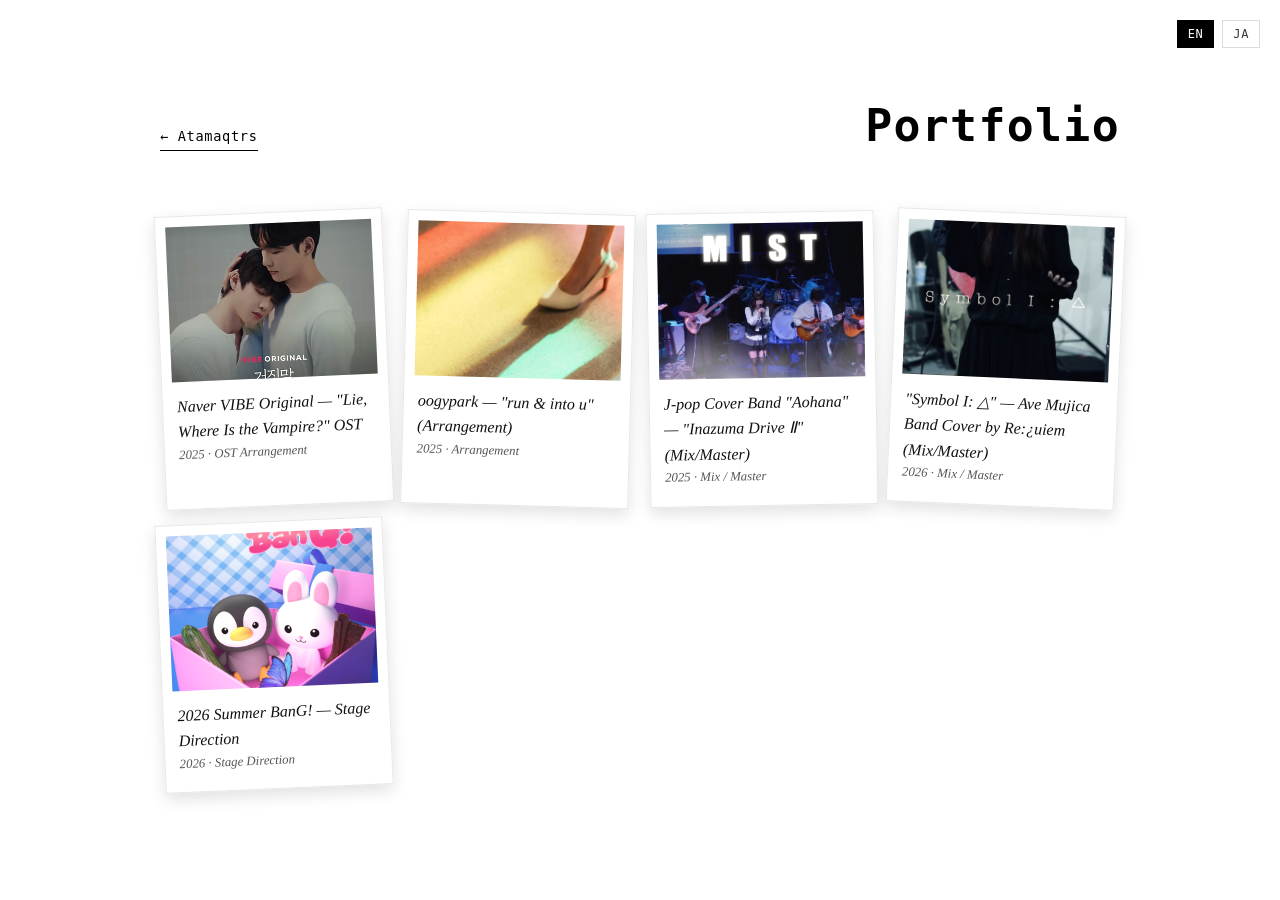
<file: portfolio.html>
<!DOCTYPE html>
<html lang="en">
<head>
<meta charset="UTF-8" />
<meta name="viewport" content="width=device-width, initial-scale=1.0" />
<title>Portfolio — Atamaqtrs</title>
<meta http-equiv="Content-Security-Policy" content="default-src 'self'; script-src 'self'; style-src 'self' 'unsafe-inline' https://fonts.googleapis.com https://fonts.cdnfonts.com; font-src 'self' data: https://fonts.gstatic.com https://fonts.cdnfonts.com; img-src 'self' data:; connect-src 'self'; object-src 'none'; base-uri 'self'; form-action 'self'" />
<meta name="referrer" content="strict-origin-when-cross-origin" />
<meta name="description" content="Atamaqtrs — full portfolio" />
<link rel="preconnect" href="https://fonts.googleapis.com">
<link rel="preconnect" href="https://fonts.gstatic.com" crossorigin>
<link href="https://fonts.googleapis.com/css2?family=Cormorant+Garamond:ital,wght@0,400;0,500;0,600;1,400;1,500&display=swap" rel="stylesheet">
<link href="https://fonts.cdnfonts.com/css/vcr-osd-mono" rel="stylesheet">
<link rel="stylesheet" href="css/style.css?v=35" />
<style>
  /* This page isn't part of the one-page scroller, so it needs a normal
     document-flow layout instead of the .panel/#scroll-container system. */
  body { padding: 90px clamp(20px, 6vw, 96px) 100px; }
  .gallery-wrap { max-width: 960px; margin: 0 auto; }
  .gallery-header {
    display: flex;
    align-items: baseline;
    justify-content: space-between;
    flex-wrap: wrap;
    gap: 12px;
    margin-bottom: 32px;
  }
  .gallery-back {
    font-family: var(--font-display);
    font-size: 0.85rem;
    letter-spacing: 0.05em;
    text-decoration: none;
    color: var(--fg);
    border-bottom: 1px solid var(--fg);
    padding-bottom: 2px;
  }
  .gallery-back:hover { opacity: 0.75; }
</style>
</head>
<body>

<div id="lang-switch" aria-label="Language switch">
  <button type="button" data-lang-btn="en">EN</button>
  <button type="button" data-lang-btn="ja">JA</button>
</div>

<div class="gallery-wrap">
  <div class="gallery-header">
    <a class="gallery-back" href="index.html#portfolio" data-i18n="portfolio.gallery.back">← Atamaqtrs</a>
    <h2 data-i18n="portfolio.heading">Portfolio</h2>
  </div>

  <div id="portfolio">
    <div id="portfolio-grid" class="portfolio-grid"></div>

    <!-- Detail overlay: shown when URL hash is #/portfolio/<id> -->
    <div id="portfolio-detail" class="portfolio-detail" hidden>
      <button type="button" class="portfolio-back" data-i18n="portfolio.back">← Back to list</button>
      <div class="portfolio-detail-content"></div>
      <h3 class="portfolio-other-heading" data-i18n="portfolio.other">More work</h3>
      <div id="portfolio-other-grid" class="portfolio-grid portfolio-grid--small"></div>
    </div>
  </div>
</div>

<script src="js/i18n.js?v=13"></script>
<script src="js/portfolio.js?v=15"></script>
</body>
</html>
</file>
<file: css/style.css>
/* ===== Reset & base ===== */
* { box-sizing: border-box; }
html, body { margin: 0; padding: 0; }

:root {
  --bg: #ffffff;
  --fg: #000000;
  --fg-dim: #3a3a3a;
  --accent: #000000;
  --line: #dcdcdc;
  --panel-pad: clamp(24px, 6vw, 96px);
  --font-display: "VCR OSD Mono", monospace;
  --font-body: "Cormorant Garamond", serif;
}

body {
  background: var(--bg);
  color: var(--fg);
  font-family: var(--font-body);
  font-size: 1.15rem;
  line-height: 1.6;
}

/* Dark theme: main.js adds body.theme-dark while the Portfolio section (the
   server room) is on screen, and removes it when the visitor scrolls away. */
body.theme-dark {
  --bg: #04060a;
  --fg: #e6edf5;
  --fg-dim: #9aa7b6;
  --accent: #e6edf5;
  --line: #1a2230;
}
body, .panel, h1, h2, h3, a, #lang-switch button, #dot-nav a {
  transition: background-color 0.6s ease, color 0.6s ease, border-color 0.6s ease;
}

h1, h2, h3 { font-family: var(--font-display); letter-spacing: 0.03em; margin: 0 0 0.4em; color: var(--fg); }
h2 { font-size: clamp(1.8rem, 4.5vw, 2.8rem); }
h3 { font-size: clamp(1.1rem, 2.6vw, 1.5rem); color: var(--fg-dim); }
a { color: var(--fg); text-decoration-color: var(--fg); }

/* ===== Scroll container ===== */
#scroll-container {
  height: 100vh;
  height: 100dvh; /* phones: 100vh includes the hidden address bar area */
  overflow-y: scroll;
  scroll-snap-type: y mandatory;
  scroll-behavior: smooth;
}
@media (prefers-reduced-motion: reduce) {
  #scroll-container { scroll-behavior: auto; }
}
/* Portfolio detail content can be taller than one viewport (multiple images +
   description); mandatory snap fights free scrolling through it, so it's
   turned off while a detail view is open (see js/portfolio.js). */
#scroll-container.no-snap {
  scroll-snap-type: none;
}

.panel {
  min-height: 100vh;
  min-height: 100dvh;
  width: 100%;
  scroll-snap-align: start;
  display: flex;
  flex-direction: column;
  justify-content: center;
  align-items: center;
  padding: var(--panel-pad);
  border-bottom: 1px solid var(--line);
}

.panel-inner {
  max-width: 720px;
  width: 100%;
}

/* ===== Language switch ===== */
#lang-switch {
  position: fixed;
  top: 20px;
  right: 20px;
  z-index: 50;
  display: flex;
  gap: 8px;
}
#lang-switch button {
  background: transparent;
  border: 1px solid var(--line);
  color: var(--fg-dim);
  font-family: var(--font-display);
  font-size: 0.75rem;
  padding: 6px 10px;
  cursor: pointer;
  letter-spacing: 0.05em;
}
#lang-switch button.active,
#lang-switch button:hover {
  color: var(--bg);
  background: var(--accent);
  border-color: var(--accent);
}

/* ===== Dot nav ===== */
#dot-nav {
  position: fixed;
  right: 24px;
  top: 50%;
  transform: translateY(-50%);
  z-index: 50;
  display: flex;
  flex-direction: column;
  gap: 14px;
}
#dot-nav a {
  width: 8px;
  height: 8px;
  border-radius: 50%;
  background: var(--line);
  display: block;
}
#dot-nav a.active { background: var(--accent); }

@media (max-width: 640px) {
  #dot-nav { display: none; }
}

/* ===== Hero ===== */
/* Extra top clearance so the title never collides with the fixed lang-switch
   buttons in the corner, even on short viewports. */
#hero { gap: 32px; padding-top: calc(var(--panel-pad) + 56px); }
.hero-inner { display: flex; flex-direction: column; align-items: center; gap: 24px; }

/* Plaster bust (small) stacked directly above the wordmark logo. */
.brand-mark {
  display: flex;
  flex-direction: column;
  align-items: center;
  gap: 8px;
}
.brand-plaster {
  width: 64px;
  height: auto;
  object-fit: contain;
}

/* ===== Easter egg: the plaster bust ===== */
.plaster-btn {
  position: relative;
  display: block;
  padding: 0;
  margin: 0;
  background: none;
  border: none;
  cursor: pointer;
  -webkit-tap-highlight-color: transparent;
}
.plaster-btn:focus-visible { outline: 2px dashed var(--fg); outline-offset: 4px; }
.plaster-btn .brand-plaster { display: block; transform-origin: 50% 90%; }
.plaster-btn.angry .brand-plaster {
  /* white plaster flushes red; shakes in jerky 2-step motion */
  filter: sepia(1) saturate(9) hue-rotate(-46deg) brightness(0.95);
  animation: bust-shake 0.18s steps(2) infinite;
}
@keyframes bust-shake {
  0%   { transform: translate(-2px, 0) rotate(-5deg) scale(1.1); }
  100% { transform: translate(2px, -1px) rotate(5deg) scale(1.1); }
}

/* Pixel anger vein (the manga 💢): four little corner brackets, 3px "pixels". */
.anger-mark {
  position: absolute;
  top: -4px;
  left: -10px;
  width: 3px;
  height: 3px;
  background: #e32424;
  box-shadow:
    3px 0 #e32424, 0 3px #e32424,
    12px 0 #e32424, 15px 0 #e32424, 15px 3px #e32424,
    0 12px #e32424, 0 15px #e32424, 3px 15px #e32424,
    15px 12px #e32424, 12px 15px #e32424, 15px 15px #e32424;
  opacity: 0;
  pointer-events: none;
}
.plaster-btn.angry .anger-mark { opacity: 1; animation: anger-blink 0.3s steps(1) infinite; }
@keyframes anger-blink { 50% { opacity: 0.25; } }

/* Rage (4+ clicks): deeper red, two more veins, harder shake, steam puffs. */
.plaster-btn .anger-mark.extra,
.plaster-btn.angry .anger-mark.extra { opacity: 0; animation: none; } /* only the first vein until rage */
.extra-a { top: -16px; left: 24px; }
.extra-b { top: 26px; left: -18px; }
.plaster-btn.rage .anger-mark.extra { opacity: 1; animation: anger-blink 0.22s steps(1) infinite; }
.plaster-btn.rage .brand-plaster {
  filter: sepia(1) saturate(16) hue-rotate(-50deg) brightness(0.78) contrast(1.35) drop-shadow(0 0 5px #ff2a2a);
  animation: bust-rage 0.1s steps(2) infinite;
}
@keyframes bust-rage {
  0%   { transform: translateX(-6px) rotate(-9deg) scale(1.2); }
  100% { transform: translateX(6px)  rotate(9deg)  scale(1.2); }
}
.plaster-btn.rage .pixel-bubble { color: #c40000; }
.plaster-btn.rage .pixel-bubble { max-width: min(150px, calc(50vw - 56px)); }
/* square "pixel" steam puffs fired off the head (spawned by main.js) */
.puff {
  position: absolute;
  top: 6px;
  width: var(--s);
  height: var(--s);
  background: #fff;
  box-shadow: 0 0 0 2px #000;
  pointer-events: none;
  z-index: 4;
  animation: puff-fly 0.8s steps(8) forwards;
}
@keyframes puff-fly {
  0%   { transform: translate(0, 0) scale(0.6); opacity: 1; }
  100% { transform: translate(var(--dx), var(--dy)) scale(1.7); opacity: 0; }
}

/* Pixel speech bubble: a plain rectangle whose four edge-shadows leave notched
   corners (the classic 8-bit dialogue box), plus a stair-stepped tail. */
.pixel-bubble {
  position: absolute;
  left: calc(100% + 16px);
  top: -2px;
  width: max-content;
  max-width: min(132px, calc(50vw - 56px));
  padding: 8px 10px;
  background: #fff;
  color: #000;
  font-family: var(--font-display);
  font-size: 0.8rem;
  line-height: 1.3;
  text-align: left;
  letter-spacing: 0;
  box-shadow: 0 -4px 0 0 #000, 0 4px 0 0 #000, -4px 0 0 0 #000, 4px 0 0 0 #000;
  visibility: hidden;
  pointer-events: none;
  z-index: 5;
}
.pixel-bubble::before,
.pixel-bubble::after { content: ""; position: absolute; width: 4px; height: 4px; }
.pixel-bubble::before { /* tail outline (black), a left-pointing stair wedge */
  left: -16px;
  top: 16px;
  background: #000;
  box-shadow: 4px -4px #000, 4px 4px #000, 8px -8px #000, 8px 8px #000;
}
.pixel-bubble::after { /* tail fill (white) — also opens a gap in the bubble's border */
  left: -12px;
  top: 16px;
  width: 12px;
  background: #fff;
  box-shadow: 4px -4px #fff, 4px 4px #fff, 8px -8px #fff, 8px 8px #fff;
}
.plaster-btn.angry .pixel-bubble {
  visibility: visible;
  animation: bubble-pop 0.25s steps(3) both;
}
@keyframes bubble-pop {
  0%   { transform: scale(0.4); transform-origin: 0 50%; }
  100% { transform: scale(1);   transform-origin: 0 50%; }
}
@media (prefers-reduced-motion: reduce) {
  .plaster-btn.angry .brand-plaster,
  .plaster-btn.angry .anger-mark,
  .plaster-btn.rage .brand-plaster,
  .plaster-btn.rage .anger-mark.extra,
  .plaster-btn.angry .pixel-bubble { animation: none; }
  .puff { display: none; }
}

.brand-logo {
  width: min(280px, 60vw);
  height: auto;
  object-fit: contain;
}

/* Real photo of the reference CRT monitor (assets/img/crt-monitor.png,
   cropped from the user's reference shot). The video screen is an absolutely
   positioned overlay matched to that photo's actual screen rectangle —
   measured directly from the image's pixels (dark screen vs. gray bezel),
   as a percentage of the (fixed-aspect) photo: left 11.1%, top 13.0%,
   width 77.5%, height 64.2%. If the photo is ever swapped for a different
   crop, these percentages need re-measuring against the new image. */
.tv {
  position: relative;
  width: min(480px, 80vw);
  aspect-ratio: 1238 / 1092; /* crt-monitor.png's own pixel dimensions */
}
.tv-photo {
  position: absolute;
  inset: 0;
  width: 100%;
  height: 100%;
  object-fit: contain;
  pointer-events: none;
  user-select: none;
}
.tv-screen {
  position: absolute;
  left: 11.1%;
  top: 13.0%;
  width: 77.5%;
  height: 64.2%;
  overflow: hidden;
  border-radius: 3%;
  background: #000;
  filter: saturate(1.1) contrast(1.05);
  cursor: pointer;
  box-shadow: inset 0 0 0 2px rgba(0,0,0,0.5);
}
.tv-video {
  width: 100%;
  height: 100%;
  object-fit: cover;
  /* Colors left untouched on purpose — the scanline/vignette/noise/glass
     layers above already carry the CRT feel without tinting the footage. */
}
.tv-scanlines {
  position: absolute;
  inset: 0;
  background: repeating-linear-gradient(
    to bottom,
    rgba(0,0,0,0.25) 0px,
    rgba(0,0,0,0.25) 1px,
    transparent 2px,
    transparent 4px
  );
  mix-blend-mode: multiply;
  pointer-events: none;
}
.tv-flicker {
  position: absolute;
  inset: 0;
  background: #fff;
  opacity: 0;
  animation: flicker 6s infinite;
  pointer-events: none;
}
.tv-noise {
  position: absolute;
  inset: 0;
  opacity: 0.05;
  pointer-events: none;
  background-image: url("data:image/svg+xml;utf8,<svg xmlns='http://www.w3.org/2000/svg' width='120' height='120'><filter id='n'><feTurbulence type='fractalNoise' baseFrequency='0.9' numOctaves='2' stitchTiles='stitch'/></filter><rect width='100%25' height='100%25' filter='url(%23n)'/></svg>");
  animation: noise 0.4s steps(2) infinite;
}
.tv-vignette {
  position: absolute;
  inset: 0;
  pointer-events: none;
  box-shadow: inset 0 0 60px 18px rgba(0,0,0,0.55);
  border-radius: 3%;
}
.tv-glass {
  position: absolute;
  inset: 0;
  pointer-events: none;
  background: linear-gradient(115deg, rgba(255,255,255,0.14) 0%, rgba(255,255,255,0.04) 18%, transparent 34%);
}
/* Small VCR-style on-screen display, top-left of the screen — always visible,
   reflecting the video's actual current state (like a real VCR's transport
   readout) rather than only appearing on hover. */
.tv-toggle {
  position: absolute;
  top: 10px;
  left: 12px;
  display: flex;
  align-items: center;
  gap: 6px;
  font-family: var(--font-display);
  font-size: 0.9rem;
  letter-spacing: 0.1em;
  color: #f2f0e6;
  text-shadow: 0 1px 2px rgba(0,0,0,0.8);
  pointer-events: none;
}
.tv-toggle-icon {
  display: inline-block;
  width: 0;
  height: 0;
}
/* stop = square */
.tv-toggle-icon.is-square {
  width: 9px;
  height: 9px;
  background: currentColor;
}
/* start/play = right-pointing triangle */
.tv-toggle-icon.is-triangle {
  width: 0;
  height: 0;
  background: none;
  border-top: 6px solid transparent;
  border-bottom: 6px solid transparent;
  border-left: 9px solid currentColor;
}
@keyframes flicker {
  0%, 96%, 100% { opacity: 0; }
  97% { opacity: 0.08; }
  98% { opacity: 0; }
  99% { opacity: 0.04; }
}
@keyframes noise {
  0% { transform: translate(0,0); }
  50% { transform: translate(-2%, 1%); }
  100% { transform: translate(1%, -1%); }
}

.scroll-hint {
  color: var(--fg-dim);
  font-size: 0.85rem;
  letter-spacing: 0.1em;
  text-transform: uppercase;
  animation: bob 2s ease-in-out infinite;
}
@keyframes bob {
  0%, 100% { transform: translateY(0); }
  50% { transform: translateY(6px); }
}

/* ===== About ===== */
/* Centered, narrow-measure column so the intro reads as one tidy block
   instead of ragged full-width lines. */
#about .panel-inner {
  display: flex;
  flex-direction: column;
  align-items: center;
  text-align: center;
  max-width: 540px;
}
/* User-supplied "Musician's License" ID card image (photo/name/role/stamp
   already part of the graphic) — just framed with a drop shadow. */
.musician-license {
  display: block;
  width: min(420px, 100%);
  height: auto;
  margin: 12px 0 28px;
}
.about-body {
  color: var(--fg-dim);
  font-size: 1.25rem;
  line-height: 1.7;
  margin: 0 0 36px;
}
.about-body span {
  display: block;
}
.education-list {
  list-style: none;
  padding: 0;
  margin: 0;
  color: var(--fg-dim);
  width: 100%;
}
.education-list li {
  padding-top: 14px;
  margin-top: 14px;
  border-top: 1px solid var(--line);
  font-size: 0.95rem;
  letter-spacing: 0.02em;
}

/* ===== Music ===== */
/* The user's MP3-player photo (assets/img/mp3-player.png, 1099×1431). Every
   overlay below is positioned as a % of that image's own pixels:
   LCD  x313–787, y312–647          → left 28.5%, top 21.8%, w 43.1%, h 23.5%
   ◀◀ centre (373,965), ▶▶ (726,965), ▶❚❚ (555,1130)
   Re-measure if the photo is ever swapped. */
#music .panel-inner, .music-inner {
  display: flex;
  flex-direction: column;
  align-items: center;
  text-align: center;
}
.mp3 {
  position: relative;
  width: min(430px, calc(60vh * 1099 / 1431), 100%);
  aspect-ratio: 1099 / 1431;
  margin: 8px 0 14px;
  container-type: inline-size; /* so the LCD text can scale with the player */
  filter: drop-shadow(0 18px 24px rgba(0, 0, 0, 0.28));
}
.mp3-photo {
  position: absolute;
  inset: 0;
  width: 100%;
  height: 100%;
  pointer-events: none;
  user-select: none;
}
/* LCD: only album art + track title, drawn in the screen's dark-blue ink. */
.mp3-lcd {
  position: absolute;
  left: 28.5%;
  top: 21.8%;
  width: 43.1%;
  height: 23.5%;
  display: flex;
  align-items: center;
  gap: 6%;
  padding: 4% 5%;
  color: #14202b;
  text-align: left;
  pointer-events: none;
  /* opaque — hides the "MP3" icon / battery / progress bar printed on the photo's screen */
  background: linear-gradient(to bottom, #97a9b3, #8e9fac);
  box-shadow: inset 0 0 10px rgba(10, 25, 40, 0.28);
}
.mp3-lcd::after { /* faint LCD pixel rows */
  content: "";
  position: absolute;
  inset: 0;
  background: repeating-linear-gradient(to bottom, rgba(10, 25, 45, 0.07) 0, rgba(10, 25, 45, 0.07) 1px, transparent 1px, transparent 3px);
}
.mp3-art {
  height: 84%;
  aspect-ratio: 1;
  object-fit: cover;
  flex: none;
  filter: grayscale(1) brightness(1.7) contrast(1.15);
  mix-blend-mode: multiply;
  opacity: 0.9;
  image-rendering: pixelated;
}
.mp3-title {
  flex: 1;
  min-width: 0;
  font-family: var(--font-display);
  font-size: 4.2cqw;
  line-height: 1.25;
  letter-spacing: 0.02em;
  display: -webkit-box;
  -webkit-line-clamp: 4;
  -webkit-box-orient: vertical;
  overflow: hidden;
  word-break: break-word;
}
.mp3-btn {
  position: absolute;
  border: none;
  border-radius: 50%;
  background: transparent;
  cursor: pointer;
  padding: 0;
  -webkit-tap-highlight-color: transparent;
}
.mp3-btn:hover { background: radial-gradient(circle, rgba(255, 255, 255, 0.4), transparent 70%); }
.mp3-btn:active { background: radial-gradient(circle, rgba(0, 0, 0, 0.22), transparent 70%); transform: scale(0.95); }
.mp3-btn:focus-visible { outline: 2px solid #17222f; outline-offset: -4px; }
.mp3-prev { left: 28.5%; top: 63.2%; width: 10.9%; height: 8.4%; }
.mp3-next { left: 60.6%; top: 63.2%; width: 10.9%; height: 8.4%; }
.mp3-play { left: 43%;   top: 75.1%; width: 15%;   height: 7.7%; }
/* The Spotify embed that actually produces the sound: kept in the DOM (it
   must be, to play) but invisible and unclickable. */
.spotify-hidden {
  position: fixed;
  right: 0;
  bottom: 0;
  width: 300px;
  height: 80px;
  opacity: 0;
  pointer-events: none;
  overflow: hidden;
}
.more-music-link {
  display: inline-block;
  font-size: 0.95rem;
  text-decoration: none;
  border-bottom: 1px solid var(--accent);
  padding-bottom: 2px;
}
.more-music-link:hover { opacity: 0.75; }

.portfolio-more-link {
  display: inline-block;
  margin-top: 28px;
  font-size: 0.95rem;
  text-decoration: none;
  color: var(--fg);
  border-bottom: 1px solid var(--fg);
  padding-bottom: 2px;
}
.portfolio-more-link:hover { opacity: 0.75; }

/* ===== Portfolio — the server room ===== */
#portfolio.panel {
  padding-top: 64px;
  padding-bottom: 20px;
  gap: 6px;
}
#portfolio h2 { margin: 0; }
/* Stage = the server-room photo (1672×941) with the monitors laid on top of
   its screens as %-positioned overlays (generated by js/portfolio.js). */
.stage-scroll {
  width: 100%;
  display: flex;
  justify-content: center;
  overflow-x: auto;
  scrollbar-width: none;
}
.stage-scroll::-webkit-scrollbar { display: none; }
.server-stage {
  position: relative;
  flex: none;
  width: min(100%, calc((100vh - 215px) * 1672 / 941));
  aspect-ratio: 1672 / 941;
}
.server-photo {
  position: absolute;
  inset: 0;
  width: 100%;
  height: 100%;
  pointer-events: none;
  user-select: none;
}
/* The lit photo sits on top of the dark one and is invisible until the lights
   come on — then it flickers up (like a fluorescent tube catching). */
.server-lit { opacity: 0; }
.lights-on .server-lit { animation: lights-on 1.5s linear forwards; }
@keyframes lights-on {
  0%   { opacity: 0; }
  10%  { opacity: 0.55; }
  16%  { opacity: 0.05; }
  30%  { opacity: 0.85; }
  38%  { opacity: 0.2; }
  52%  { opacity: 1; }
  60%  { opacity: 0.7; }
  72%  { opacity: 1; }
  100% { opacity: 1; }
}
.stage-caption {
  margin: 0;
  min-height: 1.4em;
  font-family: var(--font-display);
  font-size: 0.8rem;
  letter-spacing: 0.12em;
  color: var(--fg-dim);
  text-align: center;
}
.more-contents {
  background: none;
  border: none;
  border-bottom: 1px solid var(--fg);
  color: var(--fg);
  font-family: var(--font-display);
  font-size: 1rem;
  letter-spacing: 0.14em;
  padding: 4px 2px;
  cursor: pointer;
}
.more-contents:hover { opacity: 0.75; }

/* --- CRT monitor overlay --- */
.monitor {
  position: absolute;
  display: block;
  overflow: hidden;
  isolation: isolate;
  cursor: pointer;
  z-index: 3;
  /* dead until the lights come on, then each powers up in turn */
  opacity: 0;
  pointer-events: none;
}
.lights-on .monitor {
  pointer-events: auto;
  animation: crt-on 0.8s ease-out both;
  animation-delay: calc(1.1s + var(--n, 0) * 0.22s);
}
@keyframes crt-on {
  0%   { opacity: 0; transform: scale(1, 0.02); filter: brightness(4); }
  35%  { opacity: 1; transform: scale(1, 0.02); filter: brightness(4); }
  60%  { opacity: 1; transform: scale(1, 1.04); filter: brightness(2.2); }
  100% { opacity: 1; transform: none; filter: none; }
}
.monitor > span {
  position: absolute;
  inset: 0;
  display: block;
  pointer-events: none;
}
.m-img {
  background: var(--img) center / cover no-repeat;
  filter: saturate(0.95) contrast(1.05) brightness(1.2);
  animation: m-jitter var(--p) steps(1) infinite var(--d);
}
.m-ghost {
  background: var(--img) center / cover no-repeat;
  mix-blend-mode: screen;
  opacity: 0;
}
.m-ghost-r { filter: url(#ch-r); animation: m-ghost-a var(--p) steps(1) infinite var(--d); }
.m-ghost-c { filter: url(#ch-c); animation: m-ghost-b var(--p) steps(1) infinite var(--d); }
.m-tint { background: rgba(110, 165, 255, 0.14); mix-blend-mode: overlay; }
.m-scan {
  background: repeating-linear-gradient(to bottom, rgba(0, 0, 0, 0.2) 0, rgba(0, 0, 0, 0.2) 1px, transparent 1px, transparent 3px);
  animation: m-flicker 0.15s steps(2) infinite;
}
.m-bar { /* slow rolling brightness band, like a refresh line */
  background: linear-gradient(to bottom, transparent, rgba(190, 220, 255, 0.16), transparent);
  height: 35%;
  bottom: auto;
  animation: m-roll 5s linear infinite var(--d);
}
.m-vig { box-shadow: inset 0 0 20px 4px rgba(0, 0, 12, 0.5); }
.m-ch {
  inset: auto;
  top: 10%;
  left: 13%;
  font-family: var(--font-display);
  font-size: clamp(6px, 0.85vw, 12px);
  letter-spacing: 0.1em;
  color: #cfe6ff;
  text-shadow: 0 0 4px rgba(120, 180, 255, 0.9);
  opacity: 0.85;
}
.monitor:hover .m-img,
.monitor:focus-visible .m-img { filter: saturate(1.05) contrast(1.05) brightness(1.4); }
.monitor:hover .m-ghost-r,
.monitor:focus-visible .m-ghost-r { animation: m-ghost-a 0.5s steps(1) infinite; }
.monitor:hover .m-ghost-c,
.monitor:focus-visible .m-ghost-c { animation: m-ghost-b 0.5s steps(1) infinite; }
.monitor:hover .m-img,
.monitor:focus-visible .m-img { animation: m-jitter 0.5s steps(1) infinite; }
.monitor:focus-visible { outline: none; }

/* --- Empty monitors: click for a test signal + "NO SIGNAL" --- */
.monitor-empty {
  background: transparent;
  border: 0;
  padding: 0;
  container-type: size; /* lets the message scale with each screen's size */
}
.monitor-empty:hover { background: rgba(255, 255, 255, 0.22); }
.m-signal {
  opacity: 0;
  background: #000;
  filter: saturate(0.85) brightness(0.92);
}
.m-signal > span { position: absolute; left: 0; right: 0; display: block; }
.m-bars {
  top: 0;
  height: 68%;
  background: linear-gradient(to right, #c0c0c0 0 14.28%, #c0c000 0 28.57%, #00c0c0 0 42.85%, #00c000 0 57.14%, #c000c0 0 71.42%, #c00000 0 85.71%, #0000c0 0);
}
.m-bars-low {
  top: 68%;
  height: 32%;
  background: linear-gradient(to right, #0000c0 0 14.28%, #111 0 28.57%, #c000c0 0 42.85%, #111 0 57.14%, #00c0c0 0 71.42%, #111 0 85.71%, #c0c0c0 0);
}
.m-nosig {
  top: 50%;
  left: 50% !important;
  right: auto !important;
  transform: translate(-50%, -50%);
  background: #000;
  color: #fff;
  font-family: var(--font-display);
  font-size: clamp(4px, 10cqw, 40px);
  letter-spacing: 0.12em;
  line-height: 1;
  padding: 0.4em 0.7em;
  white-space: nowrap;
  animation: m-blink 1.6s steps(1) infinite;
}
.monitor-empty .m-scan,
.monitor-empty .m-vig { opacity: 0; }
.monitor-empty.show-signal .m-signal { opacity: 1; animation: m-tune 0.5s steps(1); }
.monitor-empty.show-signal .m-scan,
.monitor-empty.show-signal .m-vig { opacity: 1; }
.monitor-empty.show-signal:hover { background: transparent; }
@keyframes m-blink { 0%, 70% { opacity: 1; } 71%, 100% { opacity: 0; } }
/* brief white-out + shift as the signal "locks on" */
@keyframes m-tune {
  0% { filter: brightness(4) contrast(0.3); transform: translateX(-4%); }
  35% { filter: brightness(2) contrast(0.6); transform: translateX(3%) skewX(6deg); }
  70% { filter: brightness(1.3); transform: none; }
}

/* Mostly steady; a short burst of displacement / RGB-split / hue shift near
   the end of each (per-monitor) cycle. */
@keyframes m-jitter {
  0%, 88%, 100% { transform: none; }
  89% { transform: translateX(-3%) skewX(4deg); filter: saturate(1.4) contrast(1.4) brightness(1.1) hue-rotate(35deg); }
  90% { transform: translateX(4%); }
  91% { transform: translate(-2%, 2%) scaleY(1.06); filter: saturate(0.4) contrast(1.6) brightness(1.3); }
  92% { transform: translateX(2%) skewX(-5deg); }
  93% { transform: none; }
  95% { transform: translateY(-3%); }
  96% { transform: none; }
}
@keyframes m-ghost-a {
  0%, 88%, 96%, 100% { opacity: 0; transform: none; }
  89% { opacity: 0.85; transform: translateX(-5%); }
  91% { opacity: 0.85; transform: translateX(3%); }
  93% { opacity: 0.7; transform: translateX(-2%); }
}
@keyframes m-ghost-b {
  0%, 88%, 96%, 100% { opacity: 0; transform: none; }
  89% { opacity: 0.85; transform: translateX(5%); }
  91% { opacity: 0.85; transform: translateX(-3%); }
  93% { opacity: 0.7; transform: translateX(2%); }
}
@keyframes m-flicker {
  0% { opacity: 1; }
  100% { opacity: 0.88; }
}
@keyframes m-roll {
  0% { transform: translateY(-120%); }
  100% { transform: translateY(320%); }
}
@media (prefers-reduced-motion: reduce) {
  .m-img, .m-ghost, .m-scan, .m-bar, .m-nosig, .m-signal { animation: none !important; }
}

/* --- Windows (More contents list + work detail) --- */
.modal {
  position: fixed;
  inset: 0;
  z-index: 100;
  background: rgba(20, 22, 26, 0.55);
  display: flex;
  align-items: center;
  justify-content: center;
  padding: 20px;
}
.modal[hidden] { display: none; }
body.modal-open #scroll-container { overflow: hidden; }
#lang-switch { z-index: 150; }
.modal-window {
  --bg: #ffffff;
  --fg: #000000;
  --fg-dim: #3a3a3a;
  --accent: #000000;
  --line: #dcdcdc;
  position: relative;
  width: min(960px, 100%);
  max-height: calc(100vh - 40px);
  overflow-y: auto;
  padding: 28px;
  color: var(--fg);
  background: #fff;
  border: 1px solid var(--line);
  box-shadow: 0 24px 70px rgba(0, 0, 0, 0.3);
}
.modal-close {
  position: sticky;
  top: 0;
  float: right;
  z-index: 2;
  margin: -12px -12px 0 12px;
  background: #fff;
  border: 1px solid var(--fg);
  color: var(--fg);
  font-family: var(--font-display);
  font-size: 0.9rem;
  width: 34px;
  height: 34px;
  cursor: pointer;
}
.modal-close:hover { background: var(--fg); color: #fff; }
.modal-title { margin: 0 0 4px; color: var(--fg); }

.portfolio-grid {
  display: grid;
  grid-template-columns: repeat(auto-fill, minmax(200px, 1fr));
  gap: 16px;
  margin-top: 24px;
}
/* [hidden] is normally display:none via the UA stylesheet, but the class rule
   above has equal specificity and comes later, so it silently wins. This
   attribute+class selector outranks it so JS toggling .hidden actually works. */
.portfolio-grid[hidden] { display: none; }
.portfolio-grid--small { margin-top: 12px; }

/* Polaroid-style cards: thick white bottom margin, thin frame, slight scatter
   of rotation per card (nth-child) so the grid reads as tossed-down photos
   rather than a rigid grid — reset to straight + lifted on hover. */
.portfolio-card {
  cursor: pointer;
  background: #fff;
  border: 1px solid #e8e8e8;
  box-shadow: 0 6px 16px rgba(0,0,0,0.12);
  padding: 10px 10px 0;
  overflow: visible;
  text-align: left;
  display: flex;
  flex-direction: column;
  text-decoration: none;
  transition: transform 0.2s ease, box-shadow 0.2s ease;
}
.portfolio-card:nth-child(4n+1) { transform: rotate(-2.5deg); }
.portfolio-card:nth-child(4n+2) { transform: rotate(1.5deg); }
.portfolio-card:nth-child(4n+3) { transform: rotate(-1deg); }
.portfolio-card:nth-child(4n+4) { transform: rotate(2.5deg); }
.portfolio-card:hover {
  transform: rotate(0deg) translateY(-4px);
  box-shadow: 0 14px 28px rgba(0,0,0,0.18);
}
.portfolio-card img {
  width: 100%;
  aspect-ratio: 4 / 3;
  object-fit: cover;
  display: block;
  background: #eee;
  filter: sepia(0.12) contrast(1.02);
}
.portfolio-card figcaption {
  padding: 12px 4px 18px;
  font-size: 0.85rem;
  font-family: var(--font-body);
  font-style: italic;
}
/* The polaroid is always white, so its text is fixed dark (not theme-driven). */
.portfolio-card .p-title { color: #111; font-size: 1rem; }
.portfolio-card .p-meta { color: #555; font-size: 0.8rem; }

.portfolio-detail {
  max-width: 960px;
  width: 100%;
  margin-top: 12px;
}
.modal.portfolio-detail { max-width: none; margin-top: 0; width: auto; }
.portfolio-back {
  background: none;
  border: none;
  color: var(--fg-dim);
  font-family: var(--font-body);
  cursor: pointer;
  margin-bottom: 16px;
  padding: 0;
  font-size: 0.9rem;
}
.portfolio-back:hover { color: var(--accent); }
.modal-close.portfolio-back { padding: 0; margin: -12px -12px 0 12px; background: #fff; border: 1px solid var(--fg); color: var(--fg); font-family: var(--font-display); font-size: 0.9rem; }
.modal-close.portfolio-back:hover { background: var(--fg); color: #fff; }
.portfolio-detail-content img {
  width: 100%;
  max-height: 62vh;
  object-fit: contain;
  display: block;
  margin-bottom: 12px;
  background: #eee;
}
.portfolio-detail-content .p-desc { color: var(--fg-dim); margin: 16px 0 32px; white-space: pre-line; }
.portfolio-detail-content .p-link {
  display: inline-block;
  margin: -16px 0 32px;
  font-size: 0.95rem;
  text-decoration: none;
  color: var(--fg);
  border-bottom: 1px solid var(--fg);
  padding-bottom: 2px;
}
.portfolio-detail-content .p-link:hover { opacity: 0.75; }

/* ===== Commission form — filled out directly on the user's own form photo =====
   Coordinates below are measured from assets/img/commission-form.png's own
   pixels (1103×1426): each ruled line's position as a % of the image, so the
   overlay tracks correctly as the image scales responsively. Re-measure if
   that photo is ever replaced with a different layout/crop. */
.sr-only {
  position: absolute;
  width: 1px; height: 1px;
  padding: 0; margin: -1px;
  overflow: hidden;
  clip: rect(0, 0, 0, 0);
  white-space: nowrap;
  border: 0;
}
.commission-inner { max-width: 640px; }
.commission-sheet {
  position: relative;
  width: 100%;
  box-shadow: 0 18px 40px rgba(0,0,0,0.16);
}
.commission-photo {
  display: block;
  width: 100%;
  height: auto;
}
.commission-form-overlay { position: absolute; inset: 0; }
.cf-hp { position: absolute; left: -9999px; width: 1px; height: 1px; overflow: hidden; }

.cf-field {
  position: absolute;
  background: transparent;
  border: none;
  border-radius: 2px;
  color: #111;
  font-family: var(--font-body);
  font-size: clamp(0.75rem, 2.6vw, 1.05rem);
  line-height: 1.3;
  padding: 0 0.3em;
}
.cf-field:focus {
  outline: none;
  background: rgba(255, 230, 150, 0.35);
}

/* NAME (required): */
.cf-name   { left: 30.1%; width: 57.6%; top: calc(31.00% - 1.3em); height: 1.5em; }
/* EMAIL (required): */
.cf-email  { left: 30.7%; width: 57.0%; top: calc(37.52% - 1.3em); height: 1.5em; }
/* COMPANY (optional): */
.cf-company{ left: 34.7%; width: 53.0%; top: calc(44.04% - 1.3em); height: 1.5em; }
/* COMMISSION DETAILS (briefly) — spans all five ruled lines as one field */
.cf-message {
  left: 12.5%;
  width: 75.3%;
  top: 61.5%;
  height: 19%;
  resize: none;
  line-height: 1.7;
}

.commission-footer {
  margin-top: 28px;
  display: flex;
  flex-direction: column;
  align-items: flex-start;
  gap: 12px;
}
.commission-footer button {
  background: transparent;
  color: var(--fg);
  border: 2px solid var(--fg);
  padding: 10px 32px;
  font-family: var(--font-display);
  font-size: 1.05rem;
  letter-spacing: 0.08em;
  cursor: pointer;
  transition: background 0.15s ease, color 0.15s ease;
}
.commission-footer button:hover:not(:disabled) {
  background: var(--fg);
  color: var(--bg);
}
.commission-footer button:disabled {
  opacity: 0.5;
  cursor: not-allowed;
}
.commission-status {
  min-height: 1.2em;
  font-size: 0.9rem;
}
.commission-status.error { color: #b23b3b; }
.commission-status.success { color: #2f6b3a; }

/* ===== Phones ===== */
@media (max-width: 700px) {
  /* the language buttons would sit on top of a window's ✕ */
  body.modal-open #lang-switch { display: none; }

  /* The studio is too wide to read at phone width, so it's shown larger and
     can be panned sideways (main.js starts it centred on the middle monitor). */
  .stage-scroll { justify-content: flex-start; -webkit-overflow-scrolling: touch; }
  .server-stage { width: 720px; }

  /* iOS Safari zooms the page when a field under 16px is focused. Keep the
     fields at 16px and shrink them back to the printed-form size with a
     transform (sizes/offsets below are the desktop ones ÷ 0.75). */
  .cf-field {
    font-size: 16px;
    transform: scale(0.75);
    transform-origin: left top;
  }
  .cf-name    { width: 76.8%;  height: 1.5em; top: calc(31.00% - 0.975em); }
  .cf-email   { width: 76%;    height: 1.5em; top: calc(37.52% - 0.975em); }
  .cf-company { width: 70.67%; height: 1.5em; top: calc(44.04% - 0.975em); }
  .cf-message { width: 100.4%; height: 25.33%; top: calc(61.5% - 5px); }
}
</file>
